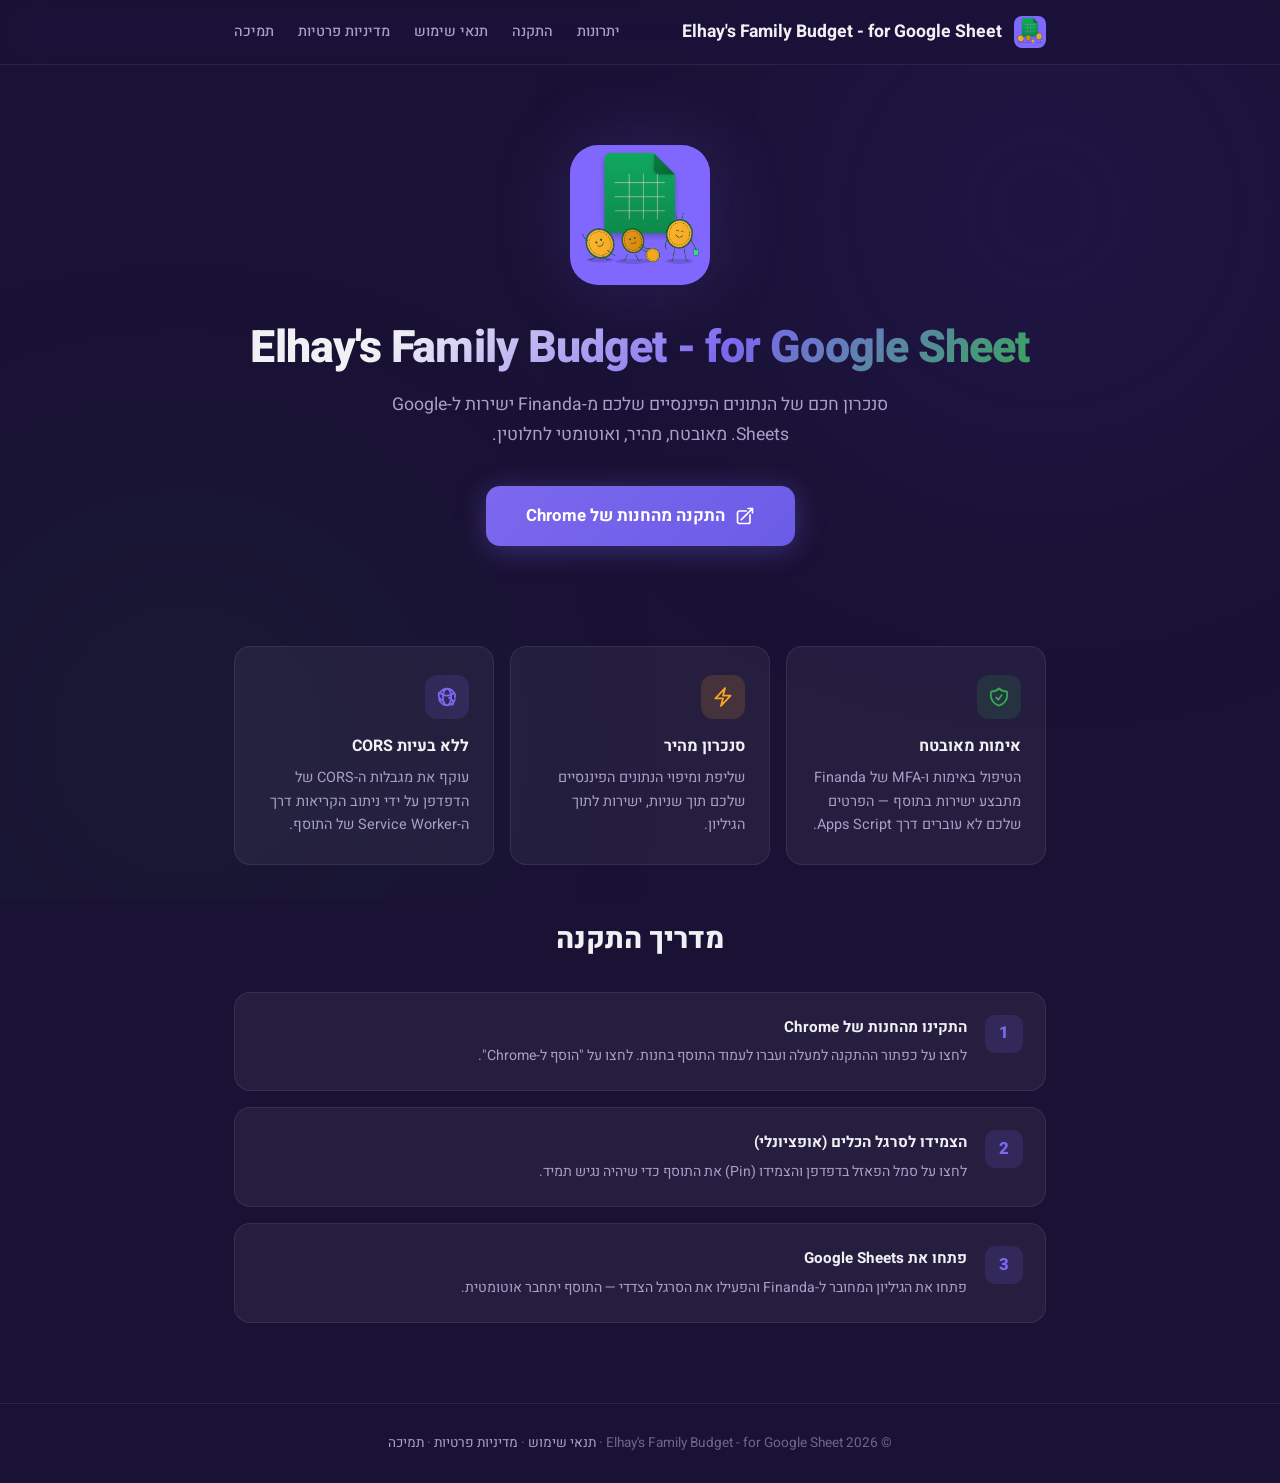
<file: docs/index.html>
<!doctype html>
<html lang="he" dir="rtl">
  <head>
    <meta charset="UTF-8" />
    <meta name="viewport" content="width=device-width, initial-scale=1.0" />
    <title>Elhay's Family Budget - for Google Sheet</title>
    <meta
      name="description"
      content="הורידו את תוסף Elhay's Family Budget - for Google Sheet לסנכרון הנתונים הפיננסיים שלכם עם Google Sheets."
    />
    <link rel="icon" type="image/png" href="logo.png" />
    <link
      href="https://fonts.googleapis.com/css2?family=Heebo:wght@400;500;600;700;800&display=swap"
      rel="stylesheet"
    />
    <link rel="stylesheet" href="style.css" />
  </head>
  <body>
    <div class="bg-glow"></div>

    <nav>
      <div class="nav-inner">
        <a href="#" class="nav-brand"
          ><img src="logo.png" alt="לוגו" />Elhay's Family Budget - for Google
          Sheet</a
        >
        <div class="nav-links">
          <a href="#features">יתרונות</a>
          <a href="#install">התקנה</a>
          <a href="terms.html">תנאי שימוש</a>
          <a href="privacy.html">מדיניות פרטיות</a>
          <a href="support.html">תמיכה</a>
        </div>
      </div>
    </nav>

    <main class="container">
      <section class="hero">
        <img
          src="logo.png"
          alt="Elhay's Family Budget - for Google Sheet"
          class="hero-logo"
        />
        <h1>Elhay's Family Budget - for Google Sheet</h1>
        <p>
          סנכרון חכם של הנתונים הפיננסיים שלכם מ-Finanda ישירות ל-Google Sheets.
          מאובטח, מהיר, ואוטומטי לחלוטין.
        </p>
        <div class="cta-group">
          <a
            href="https://chromewebstore.google.com/detail/dnbacegljccdmiihpcackcicphjbdjkf"
            class="btn-download"
            id="download-store-btn"
            target="_blank"
          >
            <svg
              xmlns="http://www.w3.org/2000/svg"
              fill="none"
              viewBox="0 0 24 24"
              stroke-width="2"
              stroke="currentColor"
              width="20"
              height="20"
            >
              <path
                stroke-linecap="round"
                stroke-linejoin="round"
                d="M13.5 6H5.25A2.25 2.25 0 003 8.25v10.5A2.25 2.25 0 005.25 21h10.5A2.25 2.25 0 0018 18.75V10.5m-10.5 6L21 3m0 0h-5.25M21 3v5.25"
              />
            </svg>
            התקנה מהחנות של Chrome
          </a>
        </div>
      </section>

      <section id="features" class="cards">
        <div class="card">
          <div class="card-icon">
            <svg
              xmlns="http://www.w3.org/2000/svg"
              fill="none"
              viewBox="0 0 24 24"
              stroke-width="2"
              stroke="currentColor"
              width="22"
              height="22"
            >
              <path
                stroke-linecap="round"
                stroke-linejoin="round"
                d="M9 12.75L11.25 15 15 9.75m-3-7.036A11.959 11.959 0 013.598 6 11.99 11.99 0 003 9.749c0 5.592 3.824 10.29 9 11.623 5.176-1.332 9-6.03 9-11.622 0-1.31-.21-2.571-.598-3.751h-.152c-3.196 0-6.1-1.248-8.25-3.285z"
              />
            </svg>
          </div>
          <h3>אימות מאובטח</h3>
          <p>
            הטיפול באימות ו-MFA של Finanda מתבצע ישירות בתוסף — הפרטים שלכם לא
            עוברים דרך Apps Script.
          </p>
        </div>
        <div class="card">
          <div class="card-icon">
            <svg
              xmlns="http://www.w3.org/2000/svg"
              fill="none"
              viewBox="0 0 24 24"
              stroke-width="2"
              stroke="currentColor"
              width="22"
              height="22"
            >
              <path
                stroke-linecap="round"
                stroke-linejoin="round"
                d="M3.75 13.5l10.5-11.25L12 10.5h8.25L9.75 21.75 12 13.5H3.75z"
              />
            </svg>
          </div>
          <h3>סנכרון מהיר</h3>
          <p>
            שליפת ומיפוי הנתונים הפיננסיים שלכם תוך שניות, ישירות לתוך הגיליון.
          </p>
        </div>
        <div class="card">
          <div class="card-icon">
            <svg
              xmlns="http://www.w3.org/2000/svg"
              fill="none"
              viewBox="0 0 24 24"
              stroke-width="2"
              stroke="currentColor"
              width="22"
              height="22"
            >
              <path
                stroke-linecap="round"
                stroke-linejoin="round"
                d="M12 21a9.004 9.004 0 008.716-6.747M12 21a9.004 9.004 0 01-8.716-6.747M12 21c2.485 0 4.5-4.03 4.5-9S14.485 3 12 3m0 18c-2.485 0-4.5-4.03-4.5-9S9.515 3 12 3m0 0a8.997 8.997 0 017.843 4.582M12 3a8.997 8.997 0 00-7.843 4.582m15.686 0A11.953 11.953 0 0112 10.5c-2.998 0-5.74-1.1-7.843-2.918m15.686 0A8.959 8.959 0 0121 9.749c0 .838-.115 1.65-.33 2.418m-1.387 5.58c-.354.966-.79 1.868-1.3 2.692m1.3-2.693a18.013 18.013 0 00-5.17-5.046M3.33 12.167a18.006 18.006 0 005.17 5.046m-5.17-5.046A8.959 8.959 0 013 9.749c0-.838.115-1.65.33-2.418"
              />
            </svg>
          </div>
          <h3>ללא בעיות CORS</h3>
          <p>
            עוקף את מגבלות ה-CORS של הדפדפן על ידי ניתוב הקריאות דרך ה-Service
            Worker של התוסף.
          </p>
        </div>
      </section>

      <section id="install" class="install-section">
        <h2>מדריך התקנה</h2>

        <div class="steps">
          <div class="step">
            <div class="step-num">1</div>
            <div class="step-content">
              <h3>התקינו מהחנות של Chrome</h3>
              <p>
                לחצו על כפתור ההתקנה למעלה ועברו לעמוד התוסף בחנות. לחצו על
                "הוסף ל-Chrome".
              </p>
            </div>
          </div>
          <div class="step">
            <div class="step-num">2</div>
            <div class="step-content">
              <h3>הצמידו לסרגל הכלים (אופציונלי)</h3>
              <p>
                לחצו על סמל הפאזל בדפדפן והצמידו (Pin) את התוסף כדי שיהיה נגיש
                תמיד.
              </p>
            </div>
          </div>
          <div class="step">
            <div class="step-num">3</div>
            <div class="step-content">
              <h3>פתחו את Google Sheets</h3>
              <p>
                פתחו את הגיליון המחובר ל-Finanda והפעילו את הסרגל הצדדי — התוסף
                יתחבר אוטומטית.
              </p>
            </div>
          </div>
        </div>
      </section>
    </main>

    <footer>
      <p>
        &copy; 2026 Elhay's Family Budget - for Google Sheet ·
        <a href="terms.html">תנאי שימוש</a> ·
        <a href="privacy.html">מדיניות פרטיות</a> ·
        <a href="support.html">תמיכה</a>
      </p>
    </footer>
  </body>
</html>
</file>
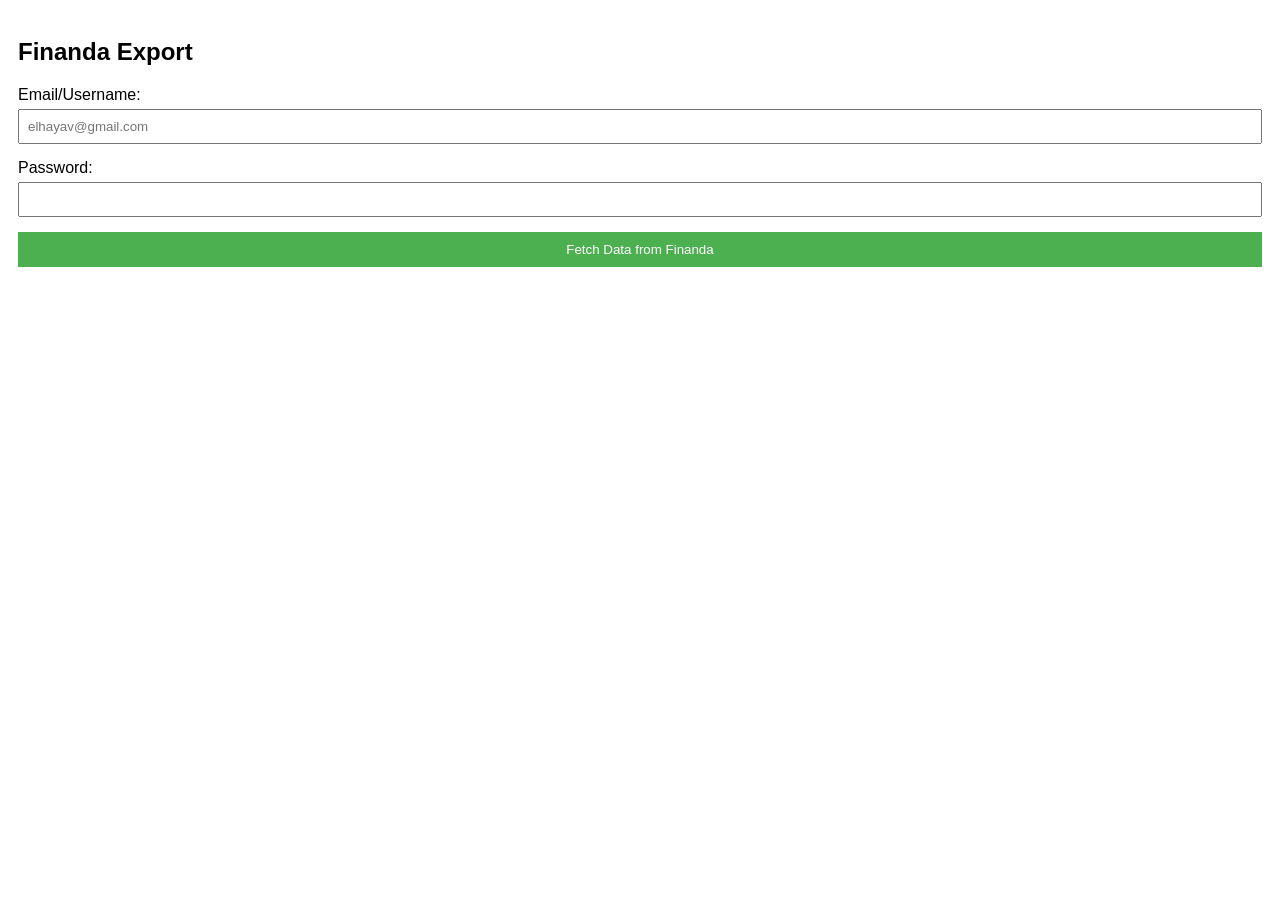
<file: sidebar_example.html>
<!DOCTYPE html>
<html>
<head>
  <base target="_top">
  <style>
    body { font-family: Arial, sans-serif; padding: 10px; }
    .form-group { margin-bottom: 15px; }
    label { display: block; margin-bottom: 5px; }
    input[type="text"], input[type="password"] { width: 100%; padding: 8px; box-sizing: border-box; }
    button { padding: 10px 15px; background-color: #4CAF50; color: white; border: none; cursor: pointer; width: 100%; }
    button:hover { background-color: #45a049; }
    #status { margin-top: 15px; padding: 10px; border-radius: 4px; }
    .success { background-color: #dff0d8; color: #3c763d; border: 1px solid #d6e9c6; }
    .error { background-color: #f2dede; color: #a94442; border: 1px solid #ebccd1; }
    .info { background-color: #d9edf7; color: #31708f; border: 1px solid #bce8f1; }
    
    #mfaSection { display: none; margin-top: 20px; padding-top: 20px; border-top: 1px solid #ccc; }
    #dataOutput { margin-top: 20px; white-space: pre-wrap; background: #f4f4f4; padding: 10px; font-family: monospace; display: none; overflow-x: auto;}
  </style>
</head>
<body>

  <h2>Finanda Export</h2>
  
  <div id="loginSection">
    <div class="form-group">
      <label for="username">Email/Username:</label>
      <input type="text" id="username" placeholder="elhayav@gmail.com">
    </div>
    <div class="form-group">
      <label for="password">Password:</label>
      <input type="password" id="password">
    </div>
    <button id="loginBtn">Fetch Data from Finanda</button>
  </div>

  <div id="mfaSection">
    <div class="form-group">
      <label for="mfaCode">Enter SMS Code:</label>
      <input type="text" id="mfaCode">
    </div>
    <button id="verifyMfaBtn">Verify & Fetch</button>
  </div>

  <div id="status"></div>
  <div id="dataOutput"></div>

  <script>
    // State to hold session if MFA is required
    let currentSession = null;
    let currentUsername = null;
    let currentPassword = null;

    const statusDiv = document.getElementById('status');
    const dataOutputDiv = document.getElementById('dataOutput');
    const loginSection = document.getElementById('loginSection');
    const mfaSection = document.getElementById('mfaSection');

    function setStatus(msg, type) {
      statusDiv.textContent = msg;
      statusDiv.className = type;
      statusDiv.style.display = 'block';
    }

    function showData(data) {
      dataOutputDiv.textContent = JSON.stringify(data, null, 2);
      dataOutputDiv.style.display = 'block';
    }

    // Helper to send messages to the Chrome Extension content script
    function sendToExtension(action, payload) {
      return new Promise((resolve) => {
        const handler = (event) => {
          if (event.source === window && event.data && event.data.source === "FINANDA_EXTENSION" && event.data.responseTo === action) {
            window.removeEventListener('message', handler);
            resolve(event.data.payload);
          }
        };
        window.addEventListener('message', handler);

        window.postMessage({
          target: "FINANDA_EXTENSION",
          payload: { action: action, ...payload }
        }, "*");
      });
    }

    document.getElementById('loginBtn').addEventListener('click', async () => {
      const username = document.getElementById('username').value;
      const password = document.getElementById('password').value;

      if (!username || !password) {
        setStatus("Please enter username and password", "error");
        return;
      }

      currentUsername = username;
      currentPassword = password;

      setStatus("Logging in to Finanda...", "info");
      document.getElementById('loginBtn').disabled = true;

      try {
        const response = await sendToExtension('FINANDA_LOGIN', { username, password });
        
        document.getElementById('loginBtn').disabled = false;

        if (response.status === 'SUCCESS') {
          setStatus("Login & Fetch Successful!", "success");
          showData(response.data);
          // Here you would typically send response.data back to your Apps Script backend
          // google.script.run.processFinandaData(response.data);
        } else if (response.status === 'MFA_REQUIRED') {
          currentSession = response.session;
          setStatus("MFA Code sent to your phone. Please enter it below.", "info");
          loginSection.style.display = 'none';
          mfaSection.style.display = 'block';
        } else {
          setStatus("Login Failed: " + (response.message || "Unknown error"), "error");
        }
      } catch (err) {
        document.getElementById('loginBtn').disabled = false;
        setStatus("Communication error with extension", "error");
        console.error(err);
      }
    });

    document.getElementById('verifyMfaBtn').addEventListener('click', async () => {
      const mfaCode = document.getElementById('mfaCode').value;

      if (!mfaCode) {
        setStatus("Please enter the MFA code", "error");
        return;
      }

      setStatus("Verifying MFA...", "info");
      document.getElementById('verifyMfaBtn').disabled = true;

      try {
        const response = await sendToExtension('FINANDA_MFA_VERIFY', { 
            session: currentSession, 
            mfaCode: mfaCode,
            username: currentUsername,
            password: currentPassword
        });
        
        document.getElementById('verifyMfaBtn').disabled = false;

        if (response.status === 'SUCCESS') {
          setStatus("MFA Verification & Fetch Successful!", "success");
          mfaSection.style.display = 'none';
          loginSection.style.display = 'block'; // Reset UI
          showData(response.data);
           // google.script.run.processFinandaData(response.data);
        } else {
          setStatus("MFA Verification Failed: " + (response.message || "Unknown error"), "error");
        }
      } catch (err) {
        document.getElementById('verifyMfaBtn').disabled = false;
        setStatus("Communication error with extension", "error");
        console.error(err);
      }
    });
  </script>
</body>
</html>
</file>
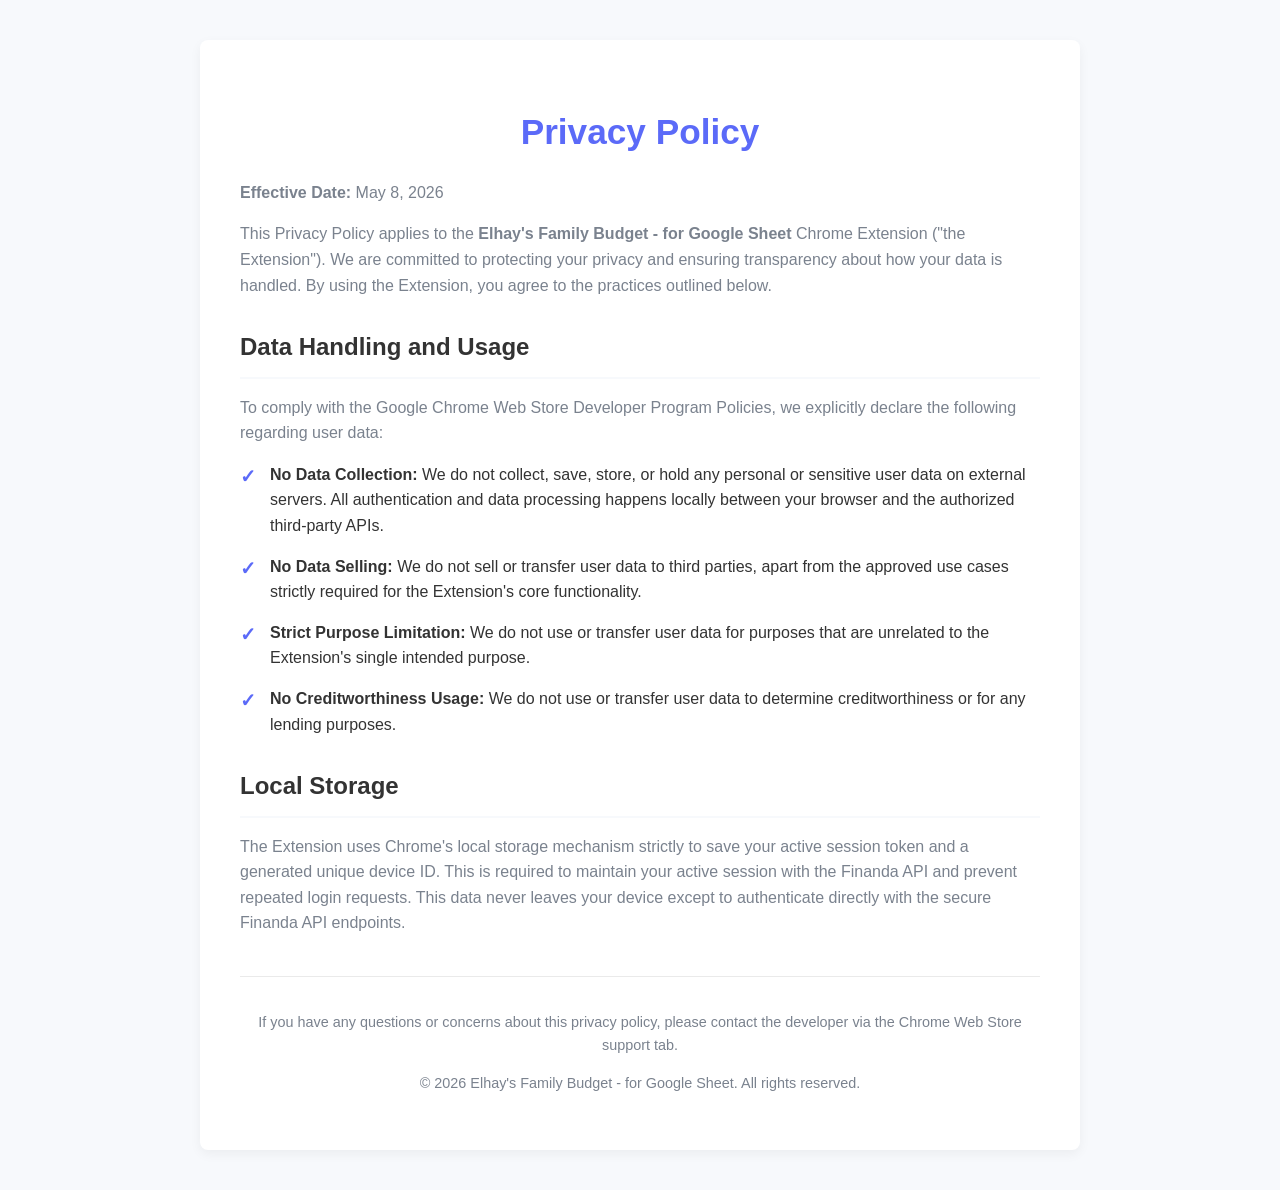
<file: docs/privacy.html>
<!DOCTYPE html>
<html lang="en">
<head>
    <meta charset="UTF-8">
    <meta name="viewport" content="width=device-width, initial-scale=1.0">
    <title>Privacy Policy - Elhay's Family Budget - for Google Sheet</title>
    <style>
        :root {
            --primary-color: #5b6af8;
            --bg-color: #f7f9fc;
            --text-main: #333333;
            --text-secondary: #7a828e;
            --card-bg: #ffffff;
        }

        body {
            font-family: 'Segoe UI', Tahoma, Geneva, Verdana, sans-serif;
            margin: 0;
            padding: 0;
            background-color: var(--bg-color);
            color: var(--text-main);
            line-height: 1.6;
        }

        .container {
            max-width: 800px;
            margin: 40px auto;
            padding: 40px;
            background-color: var(--card-bg);
            border-radius: 8px;
            box-shadow: 0 4px 12px rgba(0, 0, 0, 0.05);
        }

        h1 {
            color: var(--primary-color);
            font-size: 2.2rem;
            margin-bottom: 20px;
            text-align: center;
        }

        h2 {
            color: var(--text-main);
            font-size: 1.5rem;
            margin-top: 30px;
            margin-bottom: 15px;
            border-bottom: 2px solid var(--bg-color);
            padding-bottom: 10px;
        }

        p {
            margin-bottom: 15px;
            color: var(--text-secondary);
        }

        ul {
            list-style-type: none;
            padding: 0;
        }

        li {
            position: relative;
            padding-left: 30px;
            margin-bottom: 15px;
            color: var(--text-main);
        }

        li::before {
            content: "✓";
            position: absolute;
            left: 0;
            top: 0;
            color: var(--primary-color);
            font-weight: bold;
            font-size: 1.2rem;
        }

        .footer {
            margin-top: 40px;
            text-align: center;
            font-size: 0.9rem;
            color: var(--text-secondary);
            border-top: 1px solid #eaeaea;
            padding-top: 20px;
        }
    </style>
</head>
<body>
    <div class="container">
        <h1>Privacy Policy</h1>
        <p><strong>Effective Date:</strong> May 8, 2026</p>
        
        <p>This Privacy Policy applies to the <strong>Elhay's Family Budget - for Google Sheet</strong> Chrome Extension ("the Extension"). We are committed to protecting your privacy and ensuring transparency about how your data is handled. By using the Extension, you agree to the practices outlined below.</p>

        <h2>Data Handling and Usage</h2>
        <p>To comply with the Google Chrome Web Store Developer Program Policies, we explicitly declare the following regarding user data:</p>
        
        <ul>
            <li><strong>No Data Collection:</strong> We do not collect, save, store, or hold any personal or sensitive user data on external servers. All authentication and data processing happens locally between your browser and the authorized third-party APIs.</li>
            <li><strong>No Data Selling:</strong> We do not sell or transfer user data to third parties, apart from the approved use cases strictly required for the Extension's core functionality.</li>
            <li><strong>Strict Purpose Limitation:</strong> We do not use or transfer user data for purposes that are unrelated to the Extension's single intended purpose.</li>
            <li><strong>No Creditworthiness Usage:</strong> We do not use or transfer user data to determine creditworthiness or for any lending purposes.</li>
        </ul>

        <h2>Local Storage</h2>
        <p>The Extension uses Chrome's local storage mechanism strictly to save your active session token and a generated unique device ID. This is required to maintain your active session with the Finanda API and prevent repeated login requests. This data never leaves your device except to authenticate directly with the secure Finanda API endpoints.</p>

        <div class="footer">
            <p>If you have any questions or concerns about this privacy policy, please contact the developer via the Chrome Web Store support tab.</p>
            <p>&copy; 2026 Elhay's Family Budget - for Google Sheet. All rights reserved.</p>
        </div>
    </div>
</body>
</html>
</file>
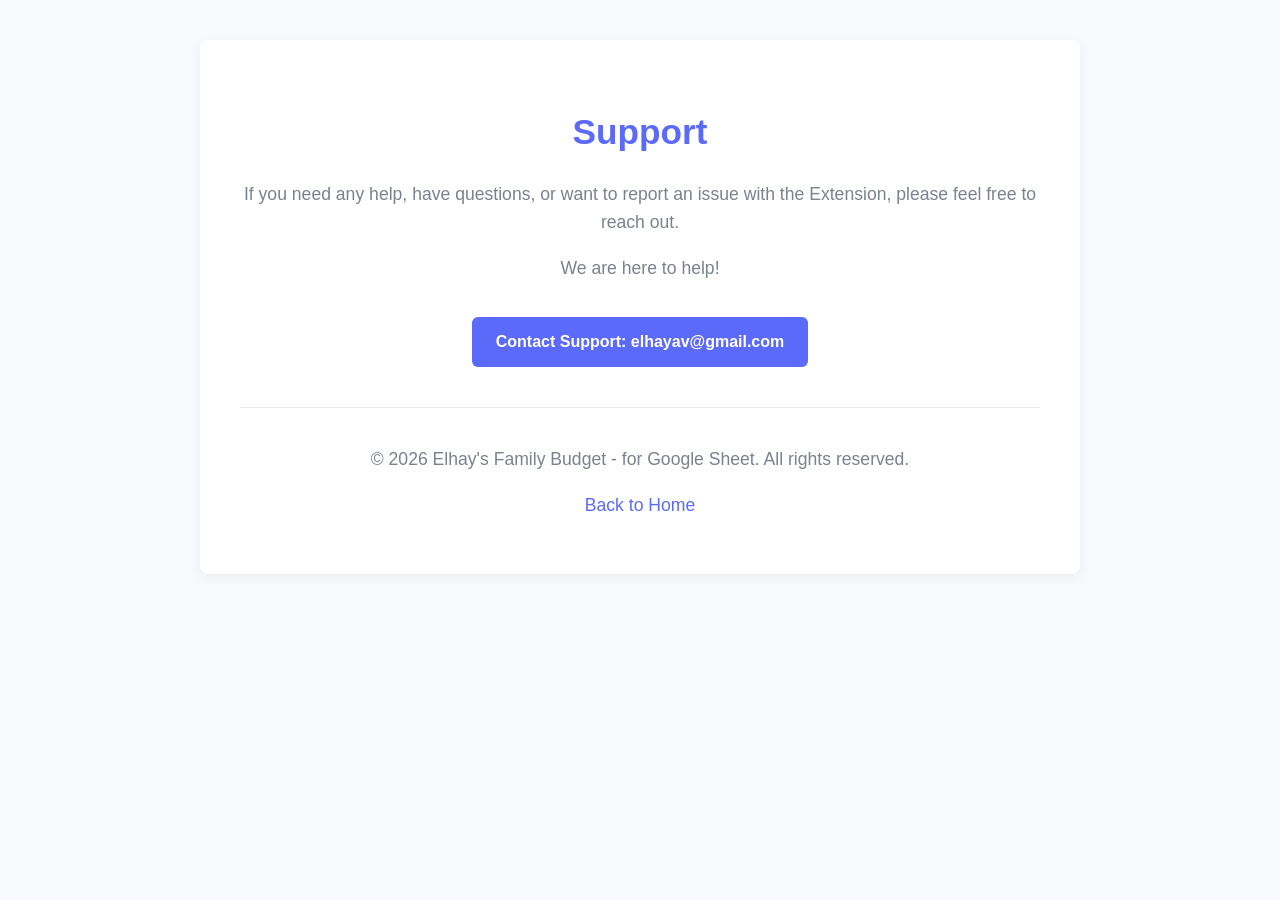
<file: docs/support.html>
<!DOCTYPE html>
<html lang="en">
<head>
    <meta charset="UTF-8">
    <meta name="viewport" content="width=device-width, initial-scale=1.0">
    <title>Support - Elhay's Family Budget - for Google Sheet</title>
    <style>
        :root {
            --primary-color: #5b6af8;
            --bg-color: #f7f9fc;
            --text-main: #333333;
            --text-secondary: #7a828e;
            --card-bg: #ffffff;
        }

        body {
            font-family: 'Segoe UI', Tahoma, Geneva, Verdana, sans-serif;
            margin: 0;
            padding: 0;
            background-color: var(--bg-color);
            color: var(--text-main);
            line-height: 1.6;
        }

        .container {
            max-width: 800px;
            margin: 40px auto;
            padding: 40px;
            background-color: var(--card-bg);
            border-radius: 8px;
            box-shadow: 0 4px 12px rgba(0, 0, 0, 0.05);
            text-align: center;
        }

        h1 {
            color: var(--primary-color);
            font-size: 2.2rem;
            margin-bottom: 20px;
        }

        p {
            margin-bottom: 15px;
            color: var(--text-secondary);
            font-size: 1.1rem;
        }

        .support-email {
            display: inline-block;
            margin-top: 20px;
            padding: 12px 24px;
            background-color: var(--primary-color);
            color: white;
            text-decoration: none;
            border-radius: 6px;
            font-weight: bold;
            transition: background-color 0.2s;
        }

        .support-email:hover {
            background-color: #4a57c9;
        }

        .footer {
            margin-top: 40px;
            text-align: center;
            font-size: 0.9rem;
            color: var(--text-secondary);
            border-top: 1px solid #eaeaea;
            padding-top: 20px;
        }
    </style>
</head>
<body>
    <div class="container">
        <h1>Support</h1>
        <p>If you need any help, have questions, or want to report an issue with the Extension, please feel free to reach out.</p>
        <p>We are here to help!</p>
        
        <a href="mailto:elhayav@gmail.com" class="support-email">Contact Support: elhayav@gmail.com</a>

        <div class="footer">
            <p>&copy; 2026 Elhay's Family Budget - for Google Sheet. All rights reserved.</p>
            <p><a href="index.html" style="color: var(--primary-color); text-decoration: none;">Back to Home</a></p>
        </div>
    </div>
</body>
</html>
</file>
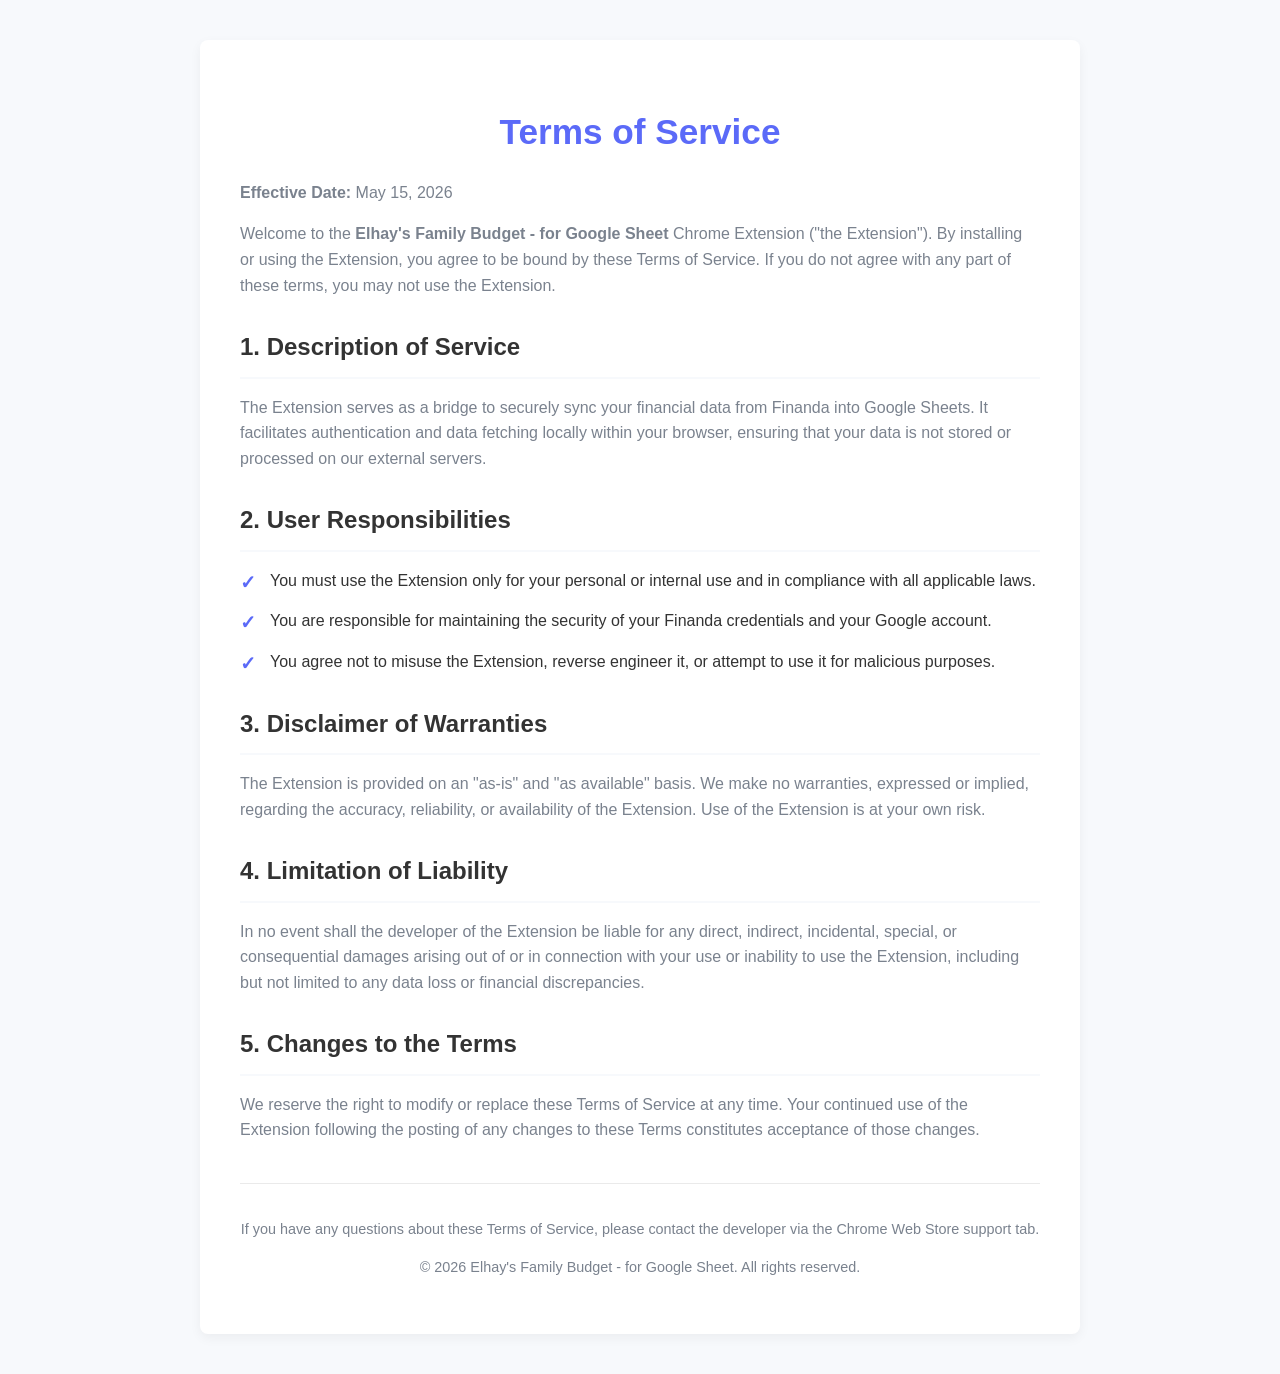
<file: docs/terms.html>
<!DOCTYPE html>
<html lang="en">
<head>
    <meta charset="UTF-8">
    <meta name="viewport" content="width=device-width, initial-scale=1.0">
    <title>Terms of Service - Elhay's Family Budget - for Google Sheet</title>
    <style>
        :root {
            --primary-color: #5b6af8;
            --bg-color: #f7f9fc;
            --text-main: #333333;
            --text-secondary: #7a828e;
            --card-bg: #ffffff;
        }

        body {
            font-family: 'Segoe UI', Tahoma, Geneva, Verdana, sans-serif;
            margin: 0;
            padding: 0;
            background-color: var(--bg-color);
            color: var(--text-main);
            line-height: 1.6;
        }

        .container {
            max-width: 800px;
            margin: 40px auto;
            padding: 40px;
            background-color: var(--card-bg);
            border-radius: 8px;
            box-shadow: 0 4px 12px rgba(0, 0, 0, 0.05);
        }

        h1 {
            color: var(--primary-color);
            font-size: 2.2rem;
            margin-bottom: 20px;
            text-align: center;
        }

        h2 {
            color: var(--text-main);
            font-size: 1.5rem;
            margin-top: 30px;
            margin-bottom: 15px;
            border-bottom: 2px solid var(--bg-color);
            padding-bottom: 10px;
        }

        p {
            margin-bottom: 15px;
            color: var(--text-secondary);
        }

        ul {
            list-style-type: none;
            padding: 0;
        }

        li {
            position: relative;
            padding-left: 30px;
            margin-bottom: 15px;
            color: var(--text-main);
        }

        li::before {
            content: "✓";
            position: absolute;
            left: 0;
            top: 0;
            color: var(--primary-color);
            font-weight: bold;
            font-size: 1.2rem;
        }

        .footer {
            margin-top: 40px;
            text-align: center;
            font-size: 0.9rem;
            color: var(--text-secondary);
            border-top: 1px solid #eaeaea;
            padding-top: 20px;
        }
    </style>
</head>
<body>
    <div class="container">
        <h1>Terms of Service</h1>
        <p><strong>Effective Date:</strong> May 15, 2026</p>
        
        <p>Welcome to the <strong>Elhay's Family Budget - for Google Sheet</strong> Chrome Extension ("the Extension"). By installing or using the Extension, you agree to be bound by these Terms of Service. If you do not agree with any part of these terms, you may not use the Extension.</p>

        <h2>1. Description of Service</h2>
        <p>The Extension serves as a bridge to securely sync your financial data from Finanda into Google Sheets. It facilitates authentication and data fetching locally within your browser, ensuring that your data is not stored or processed on our external servers.</p>
        
        <h2>2. User Responsibilities</h2>
        <ul>
            <li>You must use the Extension only for your personal or internal use and in compliance with all applicable laws.</li>
            <li>You are responsible for maintaining the security of your Finanda credentials and your Google account.</li>
            <li>You agree not to misuse the Extension, reverse engineer it, or attempt to use it for malicious purposes.</li>
        </ul>

        <h2>3. Disclaimer of Warranties</h2>
        <p>The Extension is provided on an "as-is" and "as available" basis. We make no warranties, expressed or implied, regarding the accuracy, reliability, or availability of the Extension. Use of the Extension is at your own risk.</p>

        <h2>4. Limitation of Liability</h2>
        <p>In no event shall the developer of the Extension be liable for any direct, indirect, incidental, special, or consequential damages arising out of or in connection with your use or inability to use the Extension, including but not limited to any data loss or financial discrepancies.</p>

        <h2>5. Changes to the Terms</h2>
        <p>We reserve the right to modify or replace these Terms of Service at any time. Your continued use of the Extension following the posting of any changes to these Terms constitutes acceptance of those changes.</p>

        <div class="footer">
            <p>If you have any questions about these Terms of Service, please contact the developer via the Chrome Web Store support tab.</p>
            <p>&copy; 2026 Elhay's Family Budget - for Google Sheet. All rights reserved.</p>
        </div>
    </div>
</body>
</html>
</file>
<file: docs/style.css>
*, *::before, *::after { box-sizing: border-box; margin: 0; padding: 0; }

:root {
  --bg-primary: #1a1235;
  --bg-secondary: #231a45;
  --bg-card: rgba(255,255,255,0.05);
  --bg-card-hover: rgba(255,255,255,0.09);
  --border-card: rgba(255,255,255,0.08);
  --text-primary: #f0f0f5;
  --text-secondary: #a8a0c8;
  --text-muted: #6e648f;
  --accent-purple: #7B68EE;
  --accent-purple-dim: rgba(123,104,238,0.15);
  --accent-green: #34A853;
  --accent-green-dim: rgba(52,168,83,0.15);
  --accent-gold: #F5A623;
  --accent-gold-dim: rgba(245,166,35,0.15);
  --gradient-btn: linear-gradient(135deg, #7B68EE, #6B5CE7);
  --gradient-btn-hover: linear-gradient(135deg, #9B8BFF, #7B68EE);
  --shadow-glow: 0 0 80px rgba(123,104,238,0.2);
  --radius: 16px;
}

html { scroll-behavior: smooth; }

body {
  font-family: 'Heebo', -apple-system, sans-serif;
  background: var(--bg-primary);
  color: var(--text-primary);
  min-height: 100vh;
  overflow-x: hidden;
  line-height: 1.7;
}

/* ─── Animated Background ─── */
.bg-glow {
  position: fixed; inset: 0;
  pointer-events: none; z-index: 0; overflow: hidden;
}
.bg-glow::before, .bg-glow::after {
  content: ''; position: absolute;
  border-radius: 50%; filter: blur(140px); opacity: 0.35;
  animation: float 22s ease-in-out infinite;
}
.bg-glow::before {
  width: 600px; height: 600px;
  background: radial-gradient(circle, #4a2daa, transparent 70%);
  top: -10%; right: -5%;
}
.bg-glow::after {
  width: 500px; height: 500px;
  background: radial-gradient(circle, #1a5c2e, transparent 70%);
  bottom: -10%; left: -5%;
  animation-delay: -11s;
}
@keyframes float {
  0%, 100% { transform: translate(0, 0) scale(1); }
  33% { transform: translate(30px, -40px) scale(1.05); }
  66% { transform: translate(-20px, 20px) scale(0.95); }
}

/* ─── Layout ─── */
.container {
  position: relative; z-index: 1;
  max-width: 860px; margin: 0 auto; padding: 0 24px;
}

/* ─── Nav ─── */
nav {
  position: sticky; top: 0; z-index: 100;
  backdrop-filter: blur(20px) saturate(1.4);
  background: rgba(26,18,53,0.8);
  border-bottom: 1px solid var(--border-card);
}
.nav-inner {
  max-width: 860px; margin: 0 auto; padding: 16px 24px;
  display: flex; align-items: center; justify-content: space-between;
}
.nav-brand {
  display: flex; align-items: center; gap: 12px;
  text-decoration: none; color: var(--text-primary);
  font-weight: 700; font-size: 1.1rem;
}
.nav-brand img { width: 32px; height: 32px; border-radius: 8px; }
.nav-links { display: flex; gap: 24px; }
.nav-links a {
  color: var(--text-secondary); text-decoration: none;
  font-size: 0.9rem; font-weight: 500; transition: color 0.2s;
}
.nav-links a:hover { color: var(--accent-purple); }

/* ─── Hero ─── */
.hero { text-align: center; padding: 80px 0 50px; }
.hero-logo {
  width: 140px; height: 140px; border-radius: 28px;
  box-shadow: var(--shadow-glow); margin-bottom: 28px;
  animation: logoEntry 0.8s cubic-bezier(0.16,1,0.3,1) both;
}
@keyframes logoEntry {
  from { opacity: 0; transform: translateY(24px) scale(0.9); }
  to { opacity: 1; transform: translateY(0) scale(1); }
}
.hero h1 {
  font-size: 2.8rem; font-weight: 800;
  letter-spacing: -0.02em; line-height: 1.2;
  margin-bottom: 14px;
  background: linear-gradient(135deg, #f0f0f5 20%, #7B68EE 60%, #34A853 100%);
  -webkit-background-clip: text; -webkit-text-fill-color: transparent;
  background-clip: text;
  animation: fadeUp 0.6s 0.15s both;
}
.hero p {
  font-size: 1.1rem; color: var(--text-secondary);
  max-width: 520px; margin: 0 auto 36px;
  animation: fadeUp 0.6s 0.3s both;
}
@keyframes fadeUp {
  from { opacity: 0; transform: translateY(16px); }
  to { opacity: 1; transform: translateY(0); }
}

/* ─── CTA ─── */
.cta-group {
  display: flex; flex-direction: column; align-items: center; gap: 14px;
  animation: fadeUp 0.6s 0.45s both;
}
.btn-download {
  display: inline-flex; align-items: center; gap: 10px;
  padding: 16px 40px; background: var(--gradient-btn);
  color: #fff; font-weight: 700; font-size: 1.05rem;
  border: none; border-radius: 14px; text-decoration: none;
  cursor: pointer; transition: transform 0.2s, box-shadow 0.2s;
  box-shadow: 0 4px 28px rgba(123,104,238,0.35);
}
.btn-download:hover {
  transform: translateY(-2px);
  background: var(--gradient-btn-hover);
  box-shadow: 0 8px 36px rgba(123,104,238,0.45);
}
.btn-secondary {
  display: inline-flex; align-items: center; gap: 8px;
  padding: 10px 24px; background: transparent;
  color: var(--text-secondary); font-weight: 600; font-size: 0.9rem;
  border: 1px solid var(--border-card); border-radius: 10px;
  text-decoration: none; cursor: pointer; transition: all 0.2s;
}
.btn-secondary:hover {
  border-color: var(--accent-purple);
  color: var(--accent-purple);
  background: var(--accent-purple-dim);
}
.cta-meta { font-size: 0.85rem; color: var(--text-muted); }
.cta-meta span { color: var(--text-secondary); font-weight: 500; }

/* ─── Feature Cards ─── */
.cards {
  display: grid; grid-template-columns: repeat(auto-fit, minmax(230px, 1fr));
  gap: 16px; margin: 50px 0;
}
.card {
  background: var(--bg-card); border: 1px solid var(--border-card);
  border-radius: var(--radius); padding: 28px 24px;
  transition: background 0.25s, border-color 0.25s, transform 0.25s;
}
.card:hover {
  background: var(--bg-card-hover);
  border-color: rgba(123,104,238,0.25);
  transform: translateY(-4px);
}
.card-icon {
  width: 44px; height: 44px; border-radius: 12px;
  display: flex; align-items: center; justify-content: center;
  margin-bottom: 14px;
}
.card:nth-child(1) .card-icon { background: var(--accent-green-dim); color: var(--accent-green); }
.card:nth-child(2) .card-icon { background: var(--accent-gold-dim); color: var(--accent-gold); }
.card:nth-child(3) .card-icon { background: var(--accent-purple-dim); color: var(--accent-purple); }
.card h3 { font-size: 1rem; font-weight: 700; margin-bottom: 6px; }
.card p { font-size: 0.9rem; color: var(--text-secondary); line-height: 1.6; }

/* ─── Install Section ─── */
.install-section { margin: 10px 0 80px; }
.install-section h2 {
  font-size: 1.8rem; font-weight: 800;
  text-align: center; margin-bottom: 28px;
}

/* Tabs */
.install-tabs {
  display: flex; justify-content: center; gap: 8px; margin-bottom: 28px;
}
.tab-btn {
  padding: 10px 24px; border-radius: 10px;
  border: 1px solid var(--border-card); background: var(--bg-card);
  color: var(--text-secondary); font-family: inherit;
  font-size: 0.9rem; font-weight: 600; cursor: pointer;
  transition: all 0.2s;
}
.tab-btn:hover { border-color: rgba(123,104,238,0.3); color: var(--text-primary); }
.tab-btn.active {
  background: var(--accent-purple-dim);
  border-color: var(--accent-purple);
  color: var(--accent-purple);
}
.tab-content { display: none; }
.tab-content.active { display: block; }

/* Steps */
.steps { display: flex; flex-direction: column; gap: 16px; }
.step {
  display: flex; gap: 18px; align-items: flex-start;
  background: var(--bg-card); border: 1px solid var(--border-card);
  border-radius: var(--radius); padding: 22px;
  transition: background 0.25s;
}
.step:hover { background: var(--bg-card-hover); }
.step-num {
  flex-shrink: 0; width: 38px; height: 38px; border-radius: 10px;
  background: var(--accent-purple-dim); color: var(--accent-purple);
  font-weight: 800; font-size: 1.05rem;
  display: flex; align-items: center; justify-content: center;
}
.step-content h3 { font-size: 0.95rem; font-weight: 700; margin-bottom: 4px; }
.step-content p { font-size: 0.88rem; color: var(--text-secondary); }
.step-content code {
  background: var(--accent-purple-dim); color: var(--accent-purple);
  padding: 2px 8px; border-radius: 6px; font-size: 0.83rem;
  direction: ltr; unicode-bidi: embed;
}

/* Note Box */
.note-box {
  margin-top: 20px; padding: 16px 20px;
  background: var(--accent-gold-dim);
  border: 1px solid rgba(245,166,35,0.25);
  border-radius: var(--radius); font-size: 0.88rem;
  color: var(--text-primary); line-height: 1.6;
}

/* ─── Footer ─── */
footer {
  border-top: 1px solid var(--border-card);
  padding: 28px 24px; text-align: center;
  font-size: 0.85rem; color: var(--text-muted);
}
footer a { color: var(--text-secondary); text-decoration: none; }
footer a:hover { color: var(--accent-purple); }

/* ─── Responsive ─── */
@media (max-width: 600px) {
  .hero h1 { font-size: 2rem; }
  .hero { padding: 50px 0 30px; }
  .cards { grid-template-columns: 1fr; }
  .install-tabs { flex-direction: column; align-items: stretch; }
}
</file>
